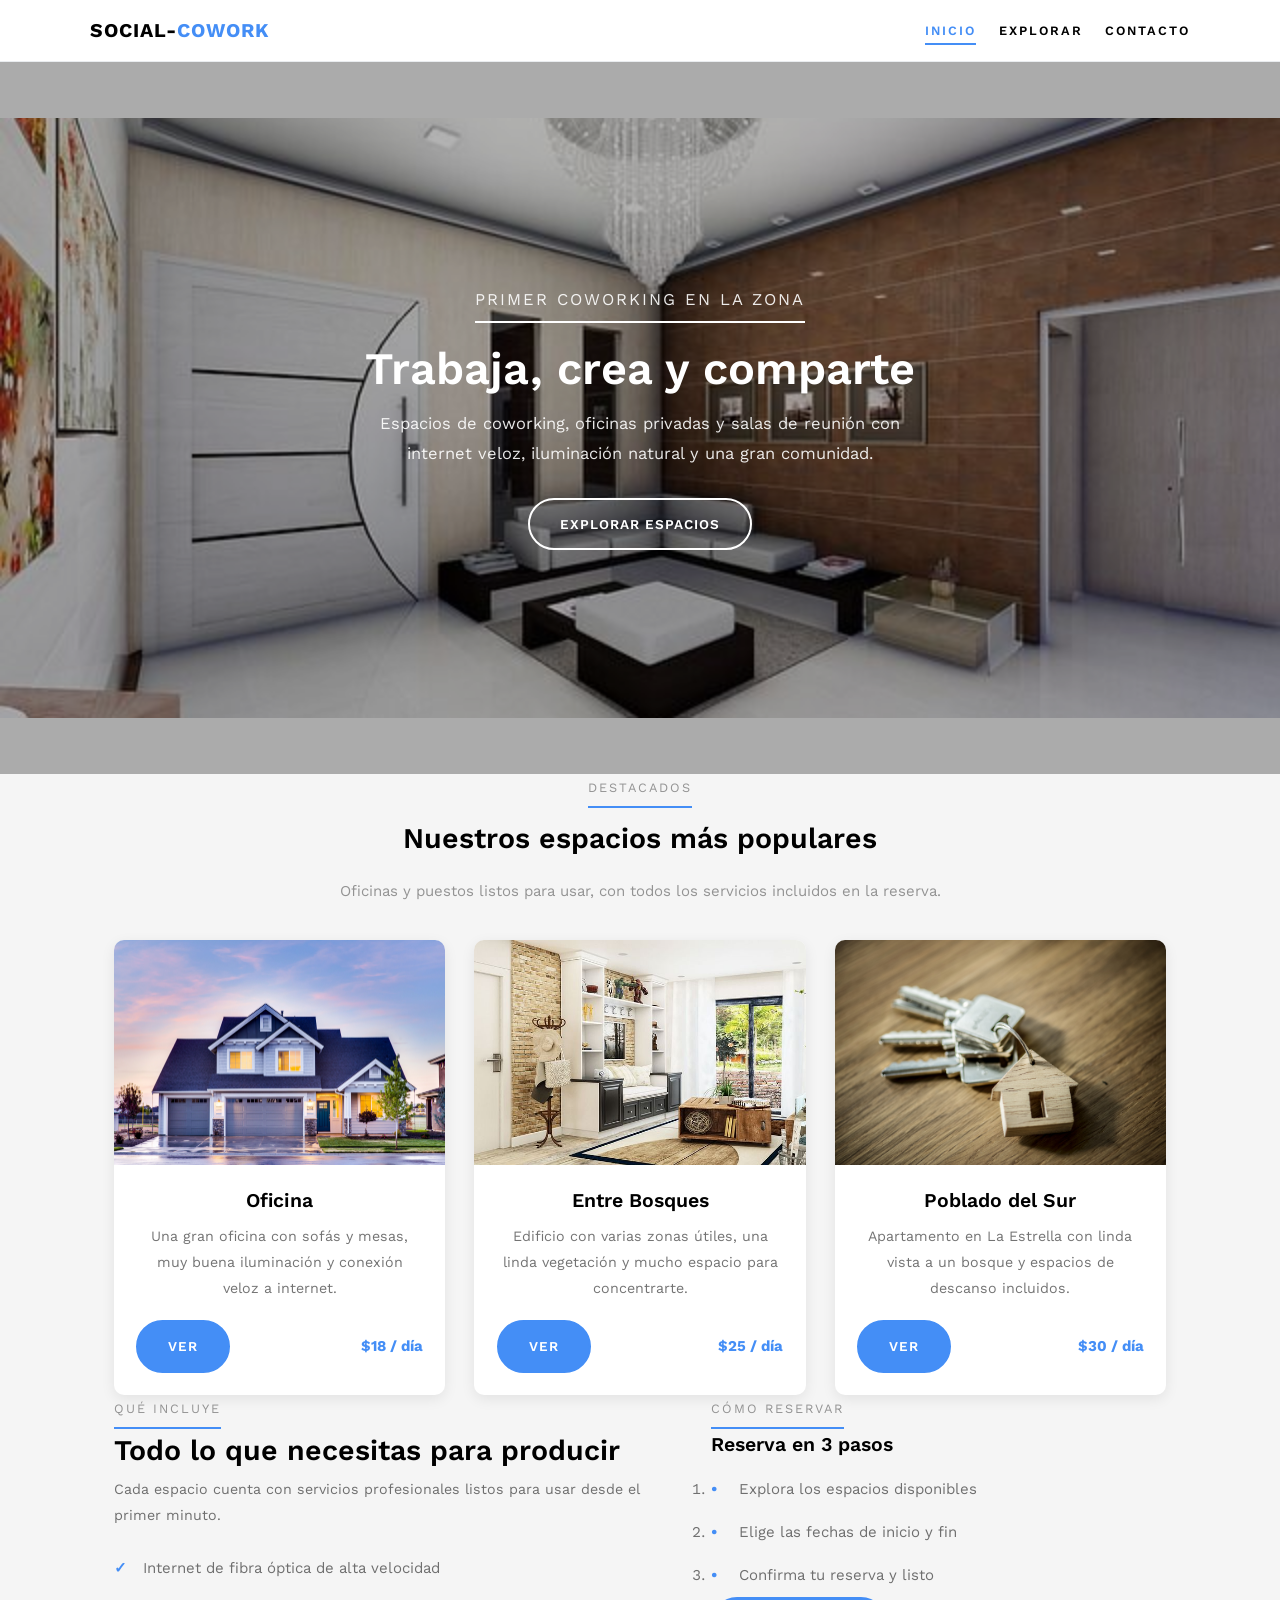
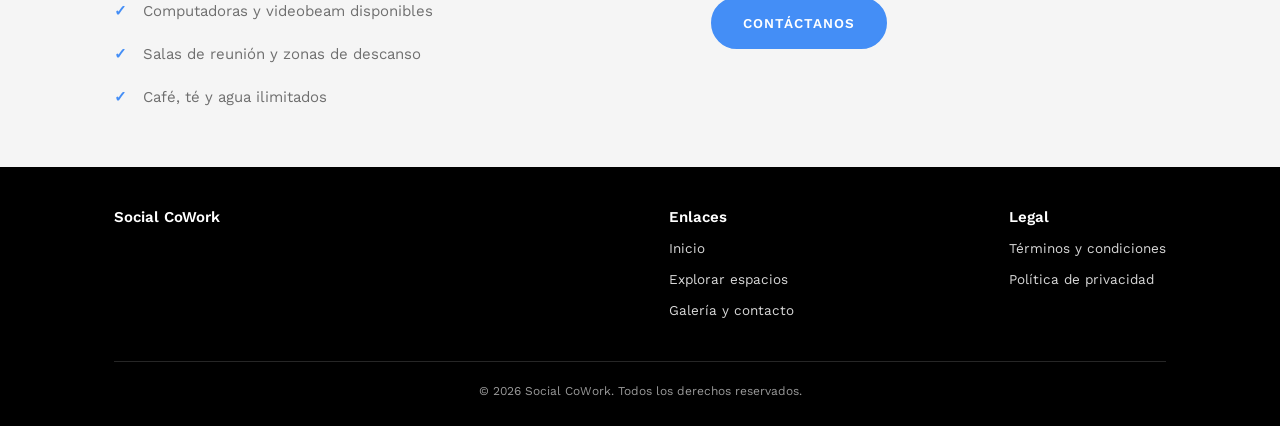
<file: index.html>
<!DOCTYPE html>
<html lang="es">

<head>
  <meta charset="utf-8" />
  <meta name="viewport" content="width=device-width, initial-scale=1" />
  <meta name="description" content="Social CoWork — espacios de coworking, oficinas y salas de reunión para trabajar, crear y compartir." />
  <title>Social CoWork | Inicio</title>
  <link rel="stylesheet" href="css/styles.css" />
</head>

<body id="inicio">
  <header>
    <nav class="contenedor menu" aria-label="Navegación principal">
      <a class="menu-logo" href="index.html">Social-<span>CoWork</span></a>
      <ul class="menu-enlaces">
        <li><a class="enlace-inicio" href="index.html">Inicio</a></li>
        <li><a class="enlace-servicios" href="pagina1.html">Explorar</a></li>
        <li><a class="enlace-galeria" href="pagina2.html">Contacto</a></li>
      </ul>
    </nav>
  </header>

  <main>
    <section class="hero">
      <img src="public/img/fondo3.jpg" alt="Vista de uno de los espacios de trabajo de Social CoWork" />
      <div class="hero-texto">
        <p class="subheading">Primer coworking en la zona</p>
        <h1>Trabaja, crea y comparte</h1>
        <p>Espacios de coworking, oficinas privadas y salas de reunión con internet veloz, iluminación natural y una gran comunidad.</p>
        <a class="boton boton-claro" href="pagina1.html">Explorar espacios</a>
      </div>
    </section>

    <section class="contenedor centro">
      <p class="subheading">Destacados</p>
      <h2>Nuestros espacios más populares</h2>
      <p class="parrafo-seccion">Oficinas y puestos listos para usar, con todos los servicios incluidos en la reserva.</p>

      <div class="tarjetas">
        <article class="card">
          <img class="card-img" src="public/img/casa.jpg" alt="Oficina con sofás, mesas y buena iluminación" />
          <div class="card-cuerpo">
            <h3>Oficina</h3>
            <p class="card-texto">Una gran oficina con sofás y mesas, muy buena iluminación y conexión veloz a internet.</p>
            <div class="card-pie">
              <a class="boton" href="pagina1.html">Ver</a>
              <span class="card-precio">$18 / día</span>
            </div>
          </div>
        </article>

        <article class="card">
          <img class="card-img" src="public/img/home3.jpg" alt="Edificio de trabajo rodeado de vegetación" />
          <div class="card-cuerpo">
            <h3>Entre Bosques</h3>
            <p class="card-texto">Edificio con varias zonas útiles, una linda vegetación y mucho espacio para concentrarte.</p>
            <div class="card-pie">
              <a class="boton" href="pagina1.html">Ver</a>
              <span class="card-precio">$25 / día</span>
            </div>
          </div>
        </article>

        <article class="card">
          <img class="card-img" src="public/img/fondo2.jpg" alt="Apartamento de coworking con vista al bosque" />
          <div class="card-cuerpo">
            <h3>Poblado del Sur</h3>
            <p class="card-texto">Apartamento en La Estrella con linda vista a un bosque y espacios de descanso incluidos.</p>
            <div class="card-pie">
              <a class="boton" href="pagina1.html">Ver</a>
              <span class="card-precio">$30 / día</span>
            </div>
          </div>
        </article>
      </div>
    </section>

    <section class="contenedor dos-columnas">
      <div>
        <p class="subheading">Qué incluye</p>
        <h2>Todo lo que necesitas para producir</h2>
        <p class="card-texto">Cada espacio cuenta con servicios profesionales listos para usar desde el primer minuto.</p>
        <ul class="servicios-lista">
          <li>Internet de fibra óptica de alta velocidad</li>
          <li>Computadoras y videobeam disponibles</li>
          <li>Salas de reunión y zonas de descanso</li>
          <li>Café, té y agua ilimitados</li>
        </ul>
      </div>
      <div>
        <p class="subheading">Cómo reservar</p>
        <h3>Reserva en 3 pasos</h3>
        <ol class="info-lista">
          <li>Explora los espacios disponibles</li>
          <li>Elige las fechas de inicio y fin</li>
          <li>Confirma tu reserva y listo</li>
        </ol>
        <a class="boton" href="pagina2.html">Contáctanos</a>
      </div>
    </section>

  </main>

  <footer>
    <div class="contenedor">
      <div class="pie">
        <div>
          <h4>Social CoWork</h4>
          <p class="card-texto">Espacios para personas que piensan en grande.</p>
        </div>
        <div>
          <h4>Enlaces</h4>
          <ul class="pie-enlaces">
            <li><a href="index.html">Inicio</a></li>
            <li><a href="pagina1.html">Explorar espacios</a></li>
            <li><a href="pagina2.html">Galería y contacto</a></li>
          </ul>
        </div>
        <div>
          <h4>Legal</h4>
          <ul class="pie-enlaces">
            <li><a href="pagina2.html">Términos y condiciones</a></li>
            <li><a href="pagina2.html">Política de privacidad</a></li>
          </ul>
        </div>
      </div>
      <p class="pie-legal">&copy; 2026 Social CoWork. Todos los derechos reservados.</p>
    </div>
  </footer>

</body>

</html>
</file>
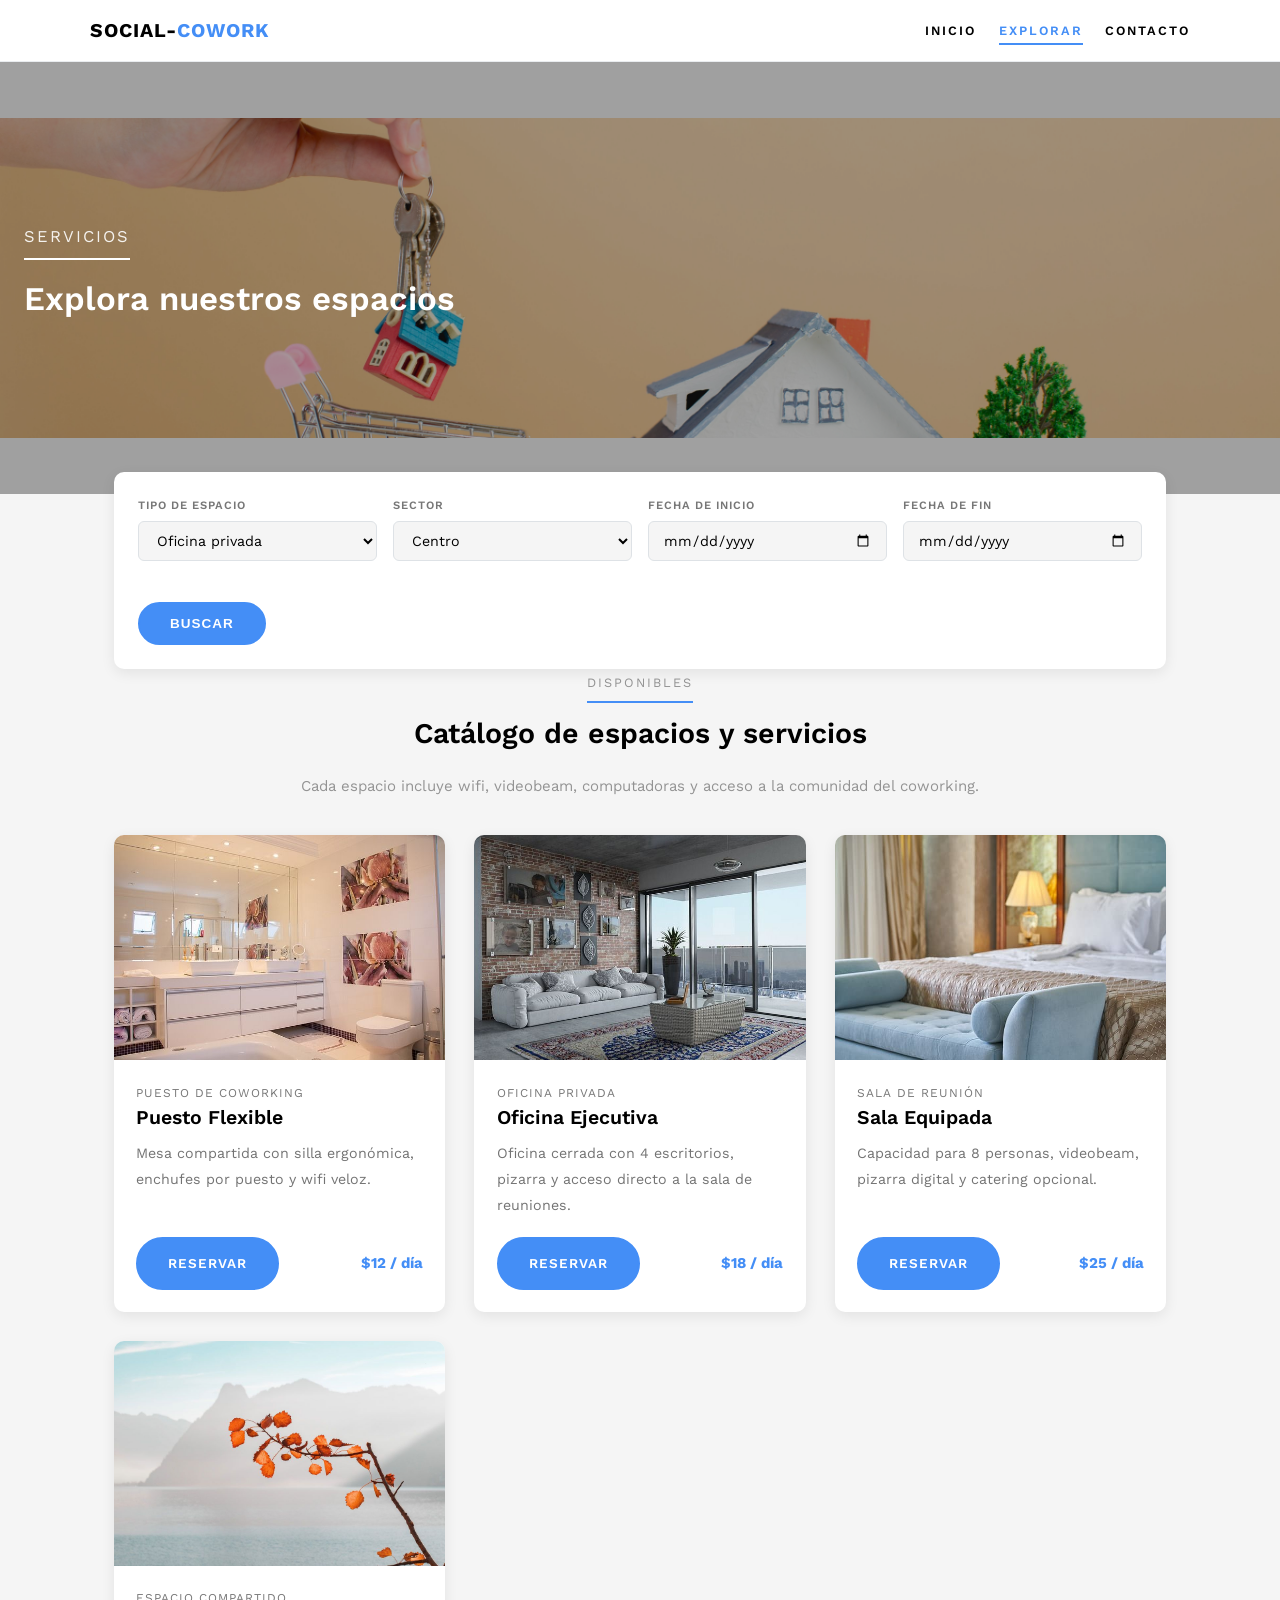
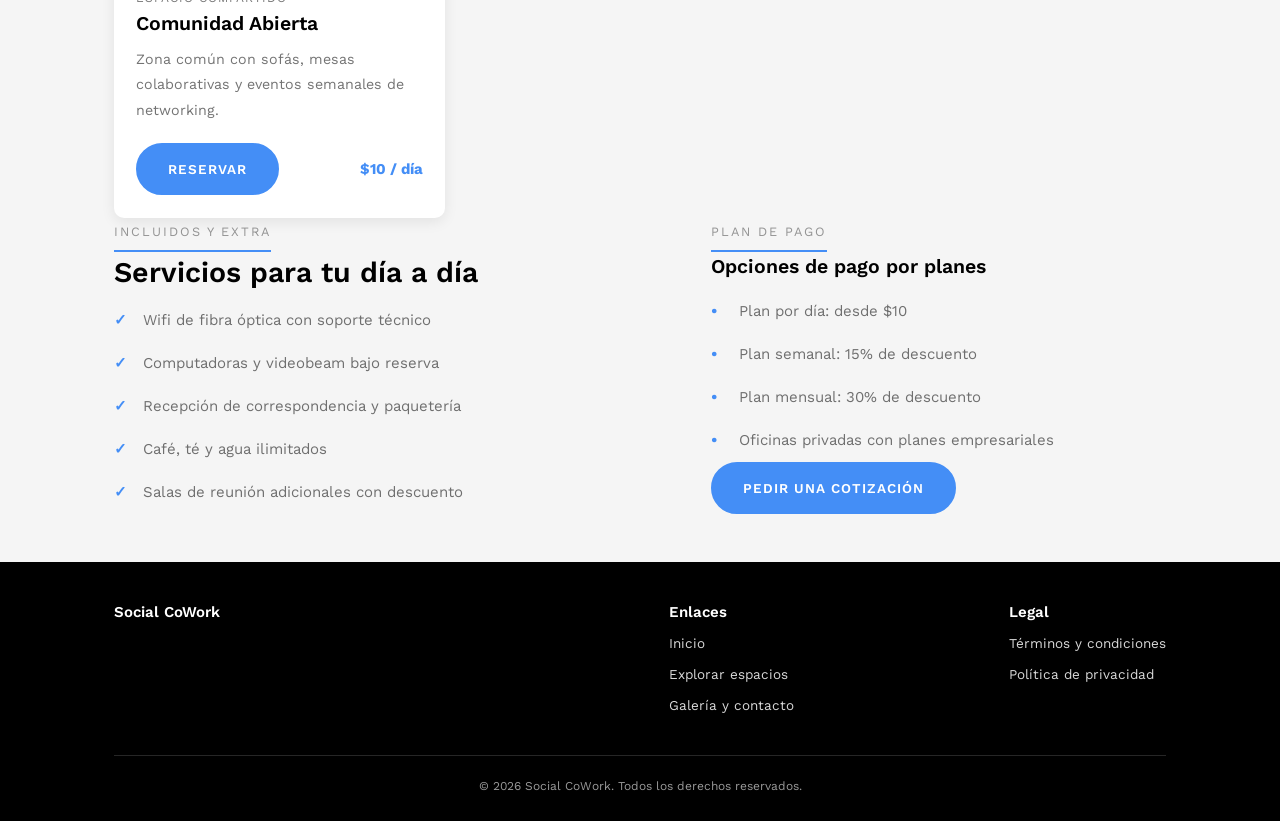
<file: pagina1.html>
<!DOCTYPE html>
<html lang="es">

<head>
  <meta charset="utf-8" />
  <meta name="viewport" content="width=device-width, initial-scale=1" />
  <meta name="description" content="Servicios y espacios disponibles de Social CoWork: oficinas, salas de reunión y puestos de coworking." />
  <title>Social CoWork | Servicios y espacios</title>
  <link rel="stylesheet" href="css/styles.css" />
</head>

<body id="servicios">

  <header>
    <nav class="contenedor menu" aria-label="Navegación principal">
      <a class="menu-logo" href="index.html">Social-<span>CoWork</span></a>
      <ul class="menu-enlaces">
        <li><a class="enlace-inicio" href="index.html">Inicio</a></li>
        <li><a class="enlace-servicios" href="pagina1.html">Explorar</a></li>
        <li><a class="enlace-galeria" href="pagina2.html">Contacto</a></li>
      </ul>
    </nav>
  </header>

  <main>

    <section class="hero-pequeno">
      <img src="public/img/fondo1.jpg" alt="Interior iluminado de un espacio de coworking" />
      <div class="hero-texto">
        <p class="subheading">Servicios</p>
        <h1>Explora nuestros espacios</h1>
      </div>
    </section>

    <div class="contenedor">
      <form class="filtros" action="pagina1.html" method="get" aria-label="Filtros de búsqueda">
        <div class="campo">
          <label for="tipo">Tipo de espacio</label>
          <select id="tipo" name="tipo">
            <option>Oficina privada</option>
            <option>Puesto de coworking</option>
            <option>Sala de reunión</option>
          </select>
        </div>
        <div class="campo">
          <label for="sector">Sector</label>
          <select id="sector" name="sector">
            <option>Centro</option>
            <option>Poblado del Sur</option>
            <option>Entre Bosques</option>
          </select>
        </div>
        <div class="campo">
          <label for="inicio">Fecha de inicio</label>
          <input type="date" id="inicio" name="inicio" />
        </div>
        <div class="campo">
          <label for="fin">Fecha de fin</label>
          <input type="date" id="fin" name="fin" />
        </div>
        <div class="campo">
          <label>&nbsp;</label>
          <button class="boton" type="submit">Buscar</button>
        </div>
      </form>
    </div>

    <section class="contenedor">
      <div class="centro">
        <p class="subheading">Disponibles</p>
        <h2>Catálogo de espacios y servicios</h2>
        <p class="parrafo-seccion">Cada espacio incluye wifi, videobeam, computadoras y acceso a la comunidad del coworking.</p>
      </div>

      <div class="tarjetas">
        <article class="card">
          <img class="card-img" src="public/img/home1.jpg" alt="Puesto de coworking abierto y luminoso" />
          <div class="card-cuerpo">
            <p class="card-llave">Puesto de coworking</p>
            <h3>Puesto Flexible</h3>
            <p class="card-texto">Mesa compartida con silla ergonómica, enchufes por puesto y wifi veloz.</p>
            <div class="card-pie">
              <a class="boton" href="pagina2.html">Reservar</a>
              <span class="card-precio">$12 / día</span>
            </div>
          </div>
        </article>

        <article class="card">
          <img class="card-img" src="public/img/home2.jpg" alt="Oficina privada con escritorios individuales" />
          <div class="card-cuerpo">
            <p class="card-llave">Oficina privada</p>
            <h3>Oficina Ejecutiva</h3>
            <p class="card-texto">Oficina cerrada con 4 escritorios, pizarra y acceso directo a la sala de reuniones.</p>
            <div class="card-pie">
              <a class="boton" href="pagina2.html">Reservar</a>
              <span class="card-precio">$18 / día</span>
            </div>
          </div>
        </article>

        <article class="card">
          <img class="card-img" src="public/img/principal.jpg" alt="Sala de reuniones con pantalla y mesa central" />
          <div class="card-cuerpo">
            <p class="card-llave">Sala de reunión</p>
            <h3>Sala Equipada</h3>
            <p class="card-texto">Capacidad para 8 personas, videobeam, pizarra digital y catering opcional.</p>
            <div class="card-pie">
              <a class="boton" href="pagina2.html">Reservar</a>
              <span class="card-precio">$25 / día</span>
            </div>
          </div>
        </article>

        <article class="card">
          <img class="card-img" src="public/img/bg_1.jpg" alt="Espacio amplio de trabajo en comunidad" />
          <div class="card-cuerpo">
            <p class="card-llave">Espacio compartido</p>
            <h3>Comunidad Abierta</h3>
            <p class="card-texto">Zona común con sofás, mesas colaborativas y eventos semanales de networking.</p>
            <div class="card-pie">
              <a class="boton" href="pagina2.html">Reservar</a>
              <span class="card-precio">$10 / día</span>
            </div>
          </div>
        </article>
      </div>
    </section>

    <section class="contenedor dos-columnas">
      <div>
        <p class="subheading">Incluidos y extra</p>
        <h2>Servicios para tu día a día</h2>
        <ul class="servicios-lista">
          <li>Wifi de fibra óptica con soporte técnico</li>
          <li>Computadoras y videobeam bajo reserva</li>
          <li>Recepción de correspondencia y paquetería</li>
          <li>Café, té y agua ilimitados</li>
          <li>Salas de reunión adicionales con descuento</li>
        </ul>
      </div>
      <div>
        <p class="subheading">Plan de pago</p>
        <h3>Opciones de pago por planes</h3>
        <ul class="info-lista">
          <li>Plan por día: desde $10</li>
          <li>Plan semanal: 15% de descuento</li>
          <li>Plan mensual: 30% de descuento</li>
          <li>Oficinas privadas con planes empresariales</li>
        </ul>
        <a class="boton" href="pagina2.html">Pedir una cotización</a>
      </div>
    </section>

  </main>

  <footer>
    <div class="contenedor">
      <div class="pie">
        <div>
          <h4>Social CoWork</h4>
          <p class="card-texto">Espacios para personas que piensan en grande.</p>
        </div>
        <div>
          <h4>Enlaces</h4>
          <ul class="pie-enlaces">
            <li><a href="index.html">Inicio</a></li>
            <li><a href="pagina1.html">Explorar espacios</a></li>
            <li><a href="pagina2.html">Galería y contacto</a></li>
          </ul>
        </div>
        <div>
          <h4>Legal</h4>
          <ul class="pie-enlaces">
            <li><a href="pagina2.html">Términos y condiciones</a></li>
            <li><a href="pagina2.html">Política de privacidad</a></li>
          </ul>
        </div>
      </div>
      <p class="pie-legal">&copy; 2026 Social CoWork. Todos los derechos reservados.</p>
    </div>
  </footer>

</body>

</html>
</file>
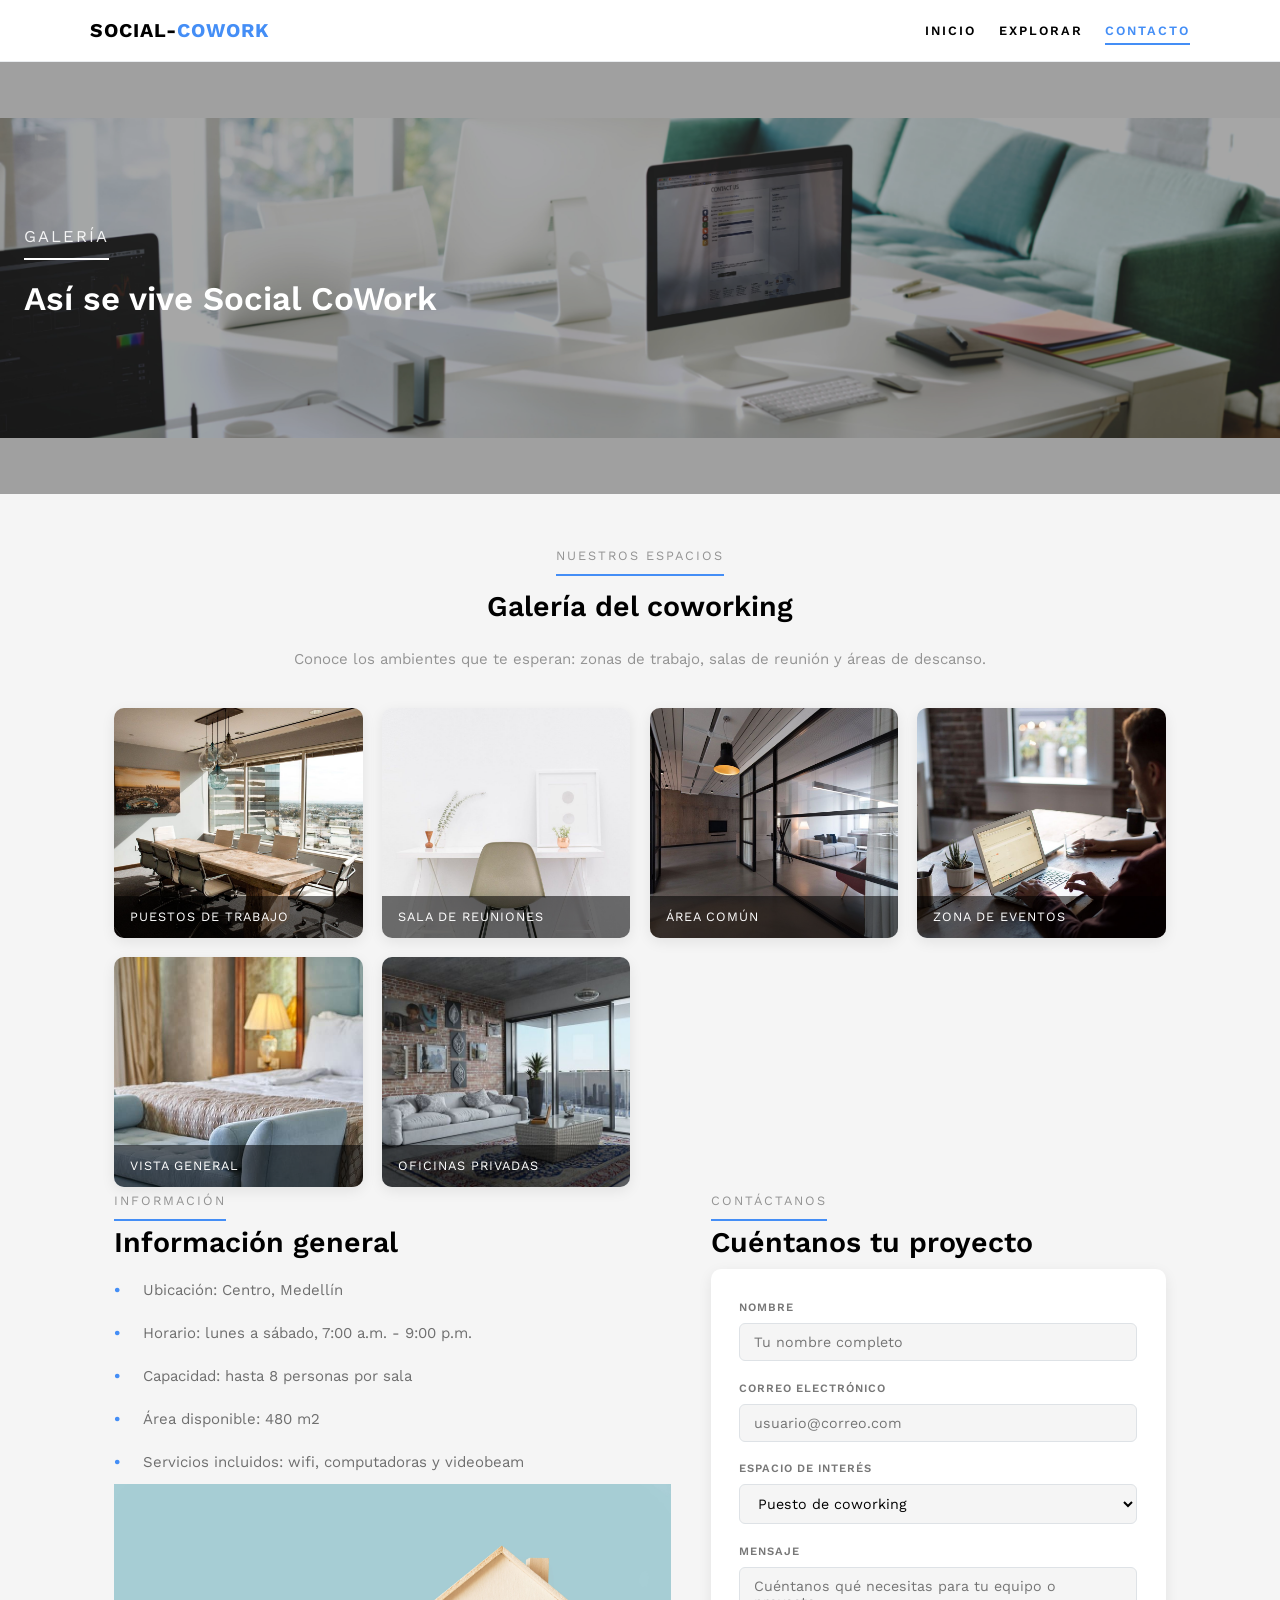
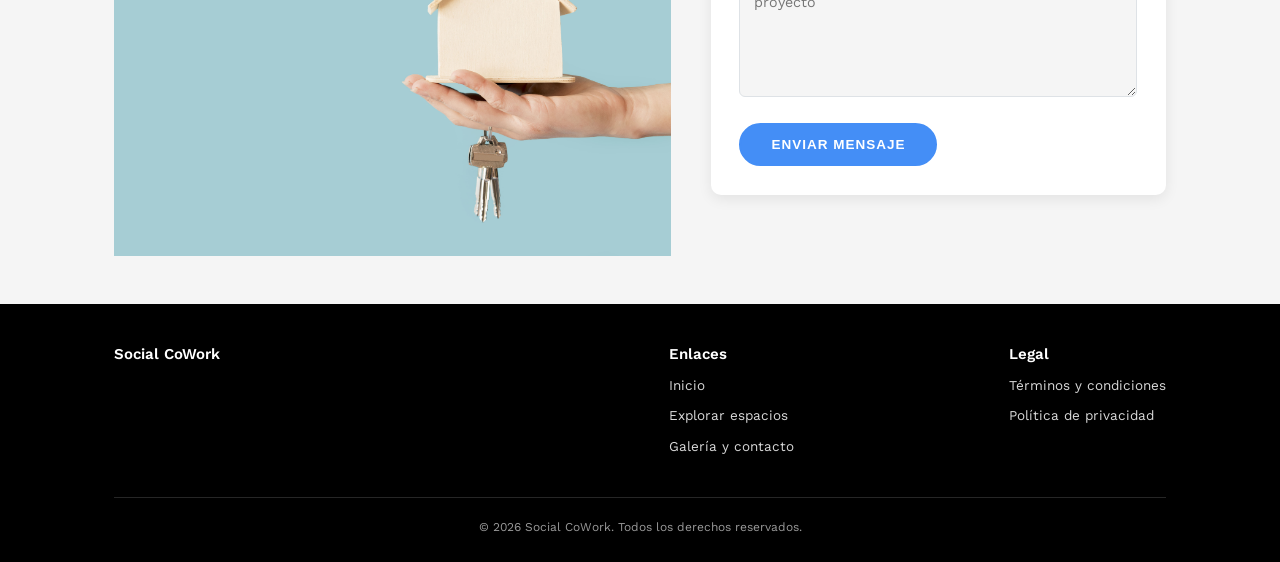
<file: pagina2.html>
<!DOCTYPE html>
<html lang="es">

<head>
  <meta charset="utf-8" />
  <meta name="viewport" content="width=device-width, initial-scale=1" />
  <meta name="description" content="Galería de espacios y contacto de Social CoWork: reserva tu espacio favorito o escribenos." />
  <title>Social CoWork | Galería y contacto</title>
  <link rel="stylesheet" href="css/styles.css" />
</head>

<body id="galeria">

  <header>
    <nav class="contenedor menu" aria-label="Navegación principal">
      <a class="menu-logo" href="index.html">Social-<span>CoWork</span></a>
      <ul class="menu-enlaces">
        <li><a class="enlace-inicio" href="index.html">Inicio</a></li>
        <li><a class="enlace-servicios" href="pagina1.html">Explorar</a></li>
        <li><a class="enlace-galeria" href="pagina2.html">Contacto</a></li>
      </ul>
    </nav>
  </header>

  <main>

    <section class="hero-pequeno">
      <img src="public/img/fondo.jpg" alt="Salón principal de coworking con zonas de trabajo compartido" />
      <div class="hero-texto">
        <p class="subheading">Galería</p>
        <h1>Así se vive Social CoWork</h1>
      </div>
    </section>

    <section class="contenedor">
      <div class="centro">
        <p class="subheading">Nuestros espacios</p>
        <h2>Galería del coworking</h2>
        <p class="parrafo-seccion">Conoce los ambientes que te esperan: zonas de trabajo, salas de reunión y áreas de descanso.</p>
      </div>

      <div class="galeria">
        <figure>
          <img src="public/img/work-1.jpg" alt="Zona de escritorios individuales" />
          <figcaption>Puestos de trabajo</figcaption>
        </figure>
        <figure>
          <img src="public/img/work-2.jpg" alt="Sala de reuniones equipada" />
          <figcaption>Sala de reuniones</figcaption>
        </figure>
        <figure>
          <img src="public/img/work-3.jpg" alt="Área común con mesas colaborativas" />
          <figcaption>Área común</figcaption>
        </figure>
        <figure>
          <img src="public/img/work-4.jpg" alt="Salón amplio listo para eventos" />
          <figcaption>Zona de eventos</figcaption>
        </figure>
        <figure>
          <img src="public/img/principal.jpg" alt="Vista general del coworking" />
          <figcaption>Vista general</figcaption>
        </figure>
        <figure>
          <img src="public/img/home2.jpg" alt="Oficina privada con escritorios" />
          <figcaption>Oficinas privadas</figcaption>
        </figure>
      </div>
    </section>

    <section class="contenedor dos-columnas">
      <div>
        <p class="subheading">Información</p>
        <h2>Información general</h2>
        <ul class="info-lista">
          <li>Ubicación: Centro, Medellín</li>
          <li>Horario: lunes a sábado, 7:00 a.m. - 9:00 p.m.</li>
          <li>Capacidad: hasta 8 personas por sala</li>
          <li>Área disponible: 480 m2</li>
          <li>Servicios incluidos: wifi, computadoras y videobeam</li>
        </ul>
        <img src="public/img/Registro.jpg" alt="Recepción estilo coworking de Social CoWork" />
      </div>

      <div>
        <p class="subheading">Contáctanos</p>
        <h2>Cuéntanos tu proyecto</h2>
        <form class="formulario" action="pagina2.html" method="post" aria-label="Formulario de contacto">
          <div class="campo">
            <label for="nombre">Nombre</label>
            <input type="text" id="nombre" name="nombre" placeholder="Tu nombre completo" required />
          </div>
          <div class="campo">
            <label for="email">Correo electrónico</label>
            <input type="email" id="email" name="email" placeholder="usuario@correo.com" required />
          </div>
          <div class="campo">
            <label for="espacio">Espacio de interés</label>
            <select id="espacio" name="espacio">
              <option>Puesto de coworking</option>
              <option>Oficina privada</option>
              <option>Sala de reunión</option>
              <option>Plan empresarial</option>
            </select>
          </div>
          <div class="campo">
            <label for="mensaje">Mensaje</label>
            <textarea id="mensaje" name="mensaje" placeholder="Cuéntanos qué necesitas para tu equipo o proyecto" required></textarea>
          </div>
          <button class="boton" type="submit">Enviar mensaje</button>
        </form>
      </div>
    </section>

  </main>

  <footer>
    <div class="contenedor">
      <div class="pie">
        <div>
          <h4>Social CoWork</h4>
          <p class="card-texto">Espacios para personas que piensan en grande.</p>
        </div>
        <div>
          <h4>Enlaces</h4>
          <ul class="pie-enlaces">
            <li><a href="index.html">Inicio</a></li>
            <li><a href="pagina1.html">Explorar espacios</a></li>
            <li><a href="pagina2.html">Galería y contacto</a></li>
          </ul>
        </div>
        <div>
          <h4>Legal</h4>
          <ul class="pie-enlaces">
            <li><a href="pagina2.html">Términos y condiciones</a></li>
            <li><a href="pagina2.html">Política de privacidad</a></li>
          </ul>
        </div>
      </div>
      <p class="pie-legal">&copy; 2026 Social CoWork. Todos los derechos reservados.</p>
    </div>
  </footer>

</body>

</html>
</file>
<file: css/styles.css>
@import url('https://fonts.googleapis.com/css2?family=Work+Sans:wght@300;400;500;600;700&display=swap');

:root {
  --azul: #448ef6;
  --azul-oscuro: #4e73df;
  --fondo: #f5f5f5;
  --negro: #000000;
  --blanco: #ffffff;
  --texto: rgba(0, 0, 0, 0.55);
  --texto-suave: rgba(0, 0, 0, 0.4);
  --gris: #777777;
  --sombra: 0 4px 14px rgba(0, 0, 0, 0.08);
}

* {
  margin: 0;
  padding: 0;
  box-sizing: border-box;
}

html {
  scroll-behavior: smooth;
}

body {
  font-family: 'Work Sans', sans-serif;
  font-size: 15px;
  font-weight: 400;
  line-height: 1.8;
  color: var(--texto-suave);
  background-color: var(--fondo);
}

img {
  max-width: 100%;
  display: block;
}

a {
  color: var(--azul);
  text-decoration: none;
}

a:hover {
  color: var(--azul-oscuro);
}

ul {
  list-style: none;
}

.contenedor {
  width: 100%;
  max-width: 1100px;
  margin: 0 auto;
  padding: 0 1.5rem;
}

header {
  background-color: var(--blanco);
  border-bottom: 1px solid #e9ecef;
  position: sticky;
  top: 0;
  z-index: 10;
}

.menu {
  display: flex;
  align-items: center;
  justify-content: space-between;
  flex-wrap: wrap;
  padding: 0.8rem 0;
}

.menu-logo {
  font-size: 1.3em;
  font-weight: 700;
  text-transform: uppercase;
  letter-spacing: 1px;
  color: var(--negro);
}

.menu-logo span {
  color: var(--azul);
}

.menu-enlaces {
  display: flex;
  flex-wrap: wrap;
  gap: 1.4rem;
}

.menu-enlaces a {
  font-size: 0.85em;
  font-weight: 600;
  text-transform: uppercase;
  letter-spacing: 2px;
  color: var(--negro);
  padding: 0.3rem 0;
  border-bottom: 2px solid transparent;
}

.menu-enlaces a:hover {
  color: var(--azul);
  border-bottom-color: var(--azul);
}

body#inicio .enlace-inicio,
body#servicios .enlace-servicios,
body#galeria .enlace-galeria {
  color: var(--azul);
  border-bottom-color: var(--azul);
}

/* ---------- Hero ---------- */
.hero {
  position: relative;
  overflow: hidden;
}

.hero img {
  width: 100%;
  height: 600px;
  object-fit: cover;
}

.hero::before {
  content: '';
  position: absolute;
  top: 0;
  left: 0;
  right: 0;
  bottom: 0;
  background: var(--negro);
  opacity: 0.3;
}

.hero-texto {
  position: absolute;
  inset: 0;
  display: flex;
  flex-direction: column;
  justify-content: center;
  align-items: center;
  text-align: center;
  color: var(--blanco);
  padding: 0 1.5rem;
}

.hero-texto h1 {
  font-size: 3em;
  font-weight: 600;
  line-height: 1.1;
  margin-bottom: 1rem;
}

.hero-texto p {
  max-width: 560px;
  font-size: 1.1em;
  color: rgba(255, 255, 255, 0.9);
  margin-bottom: 1.8rem;
}

.hero-texto .subheading {
  color: rgba(255, 255, 255, 0.9);
}

.hero-texto .subheading::after {
  background: var(--blanco);
}

.hero-pequeno {
  position: relative;
  overflow: hidden;
  margin-bottom: 3rem;
}

.hero-pequeno img {
  width: 100%;
  height: 320px;
  object-fit: cover;
}

.hero-pequeno::before {
  content: '';
  position: absolute;
  inset: 0;
  background: var(--negro);
  opacity: 0.35;
}

.hero-pequeno .hero-texto {
  align-items: flex-start;
  text-align: left;
}

.hero-pequeno .hero-texto h1 {
  font-size: 2.2em;
}

section {
  padding: 3.5rem 0;
}

.subheading {
  display: inline-block;
  position: relative;
  margin-bottom: 0.6rem;
  font-size: 0.85em;
  text-transform: uppercase;
  letter-spacing: 2px;
  color: var(--texto-suave);
}

.subheading::after {
  content: '';
  position: absolute;
  left: 0;
  right: 0;
  bottom: -8px;
  height: 2px;
  background: var(--azul);
}

h2, h3, h4 {
  font-family: 'Work Sans', sans-serif;
  color: var(--negro);
  font-weight: 600;
  line-height: 1.4;
}

h2 {
  font-size: 1.9em;
  margin-bottom: 0.4rem;
}

h3 {
  font-size: 1.3em;
  margin-bottom: 0.6rem;
}

h4 {
  font-size: 1.05em;
  margin-bottom: 0.5rem;
}

.centro {
  text-align: center;
}

.centro .subheading {
  margin-bottom: 1.2rem;
}

.parrafo-seccion {
  max-width: 720px;
  margin: 1.2rem auto 2.2rem;
}

.boton {
  display: inline-block;
  padding: 12px 30px;
  border-radius: 30px;
  background: var(--azul);
  color: var(--blanco);
  font-weight: 600;
  font-size: 0.9em;
  text-transform: uppercase;
  letter-spacing: 1px;
  border: 2px solid var(--azul);
  transition: background 0.2s ease, color 0.2s ease;
}

.boton:hover {
  background: var(--azul-oscuro);
  border-color: var(--azul-oscuro);
  color: var(--blanco);
}

.boton-claro {
  background: transparent;
  border-color: var(--blanco);
  color: var(--blanco);
}

.boton-claro:hover {
  background: var(--blanco);
  color: var(--negro);
  border-color: var(--blanco);
}

.tarjetas {
  display: grid;
  grid-template-columns: repeat(auto-fit, minmax(280px, 1fr));
  gap: 1.8rem;
  margin-top: 2rem;
}

.card {
  position: relative;
  background: var(--blanco);
  border-radius: 10px;
  box-shadow: var(--sombra);
  overflow: hidden;
  display: flex;
  flex-direction: column;
}

.card-img {
  height: 225px;
  width: 100%;
  object-fit: cover;
}

.card-cuerpo {
  padding: 1.4rem;
  display: flex;
  flex-direction: column;
  flex-grow: 1;
}

.card-texto {
  font-size: 0.95em;
  color: var(--texto);
  margin-bottom: 1.2rem;
}

.card-pie {
  display: flex;
  justify-content: space-between;
  align-items: center;
  margin-top: auto;
}

.card-precio {
  font-weight: 700;
  color: var(--azul);
}

.card-llave {
  font-size: 0.8em;
  text-transform: uppercase;
  letter-spacing: 1px;
  color: var(--gris);
}

.servicios-lista li,
.info-lista li {
  padding: 0.5rem 0 0.5rem 1.8rem;
  position: relative;
  color: var(--texto);
}

.servicios-lista li::before {
  content: '\2713';
  position: absolute;
  left: 0;
  color: var(--azul);
  font-weight: 700;
}

.info-lista li::before {
  content: '\2022';
  position: absolute;
  left: 0;
  color: var(--azul);
  font-weight: 700;
}

.dos-columnas {
  display: grid;
  grid-template-columns: 1.1fr 0.9fr;
  gap: 2.5rem;
  align-items: start;
}

.filtros {
  display: grid;
  grid-template-columns: repeat(auto-fit, minmax(200px, 1fr));
  gap: 1rem;
  background: var(--blanco);
  border-radius: 10px;
  box-shadow: var(--sombra);
  padding: 1.5rem;
  margin-top: -70px;
  position: relative;
  z-index: 2;
}

.campo label {
  display: block;
  font-size: 0.75em;
  font-weight: 600;
  text-transform: uppercase;
  letter-spacing: 1px;
  color: var(--gris);
  margin-bottom: 0.3rem;
}

.campo input,
.campo select,
.formulario input,
.formulario textarea,
.formulario select {
  width: 100%;
  padding: 10px 14px;
  border: 1px solid #dee2e6;
  border-radius: 6px;
  font-family: 'Work Sans', sans-serif;
  font-size: 0.95em;
  color: var(--negro);
  background: var(--fondo);
}

.campo input:focus,
.formulario input:focus,
.formulario textarea:focus {
  outline: 2px solid var(--azul);
  border-color: transparent;
  background: var(--blanco);
}

.formulario {
  background: var(--blanco);
  border-radius: 10px;
  box-shadow: var(--sombra);
  padding: 1.8rem;
}

.formulario .campo {
  margin-bottom: 1.1rem;
}

.formulario textarea {
  min-height: 130px;
  resize: vertical;
}

.galeria {
  display: grid;
  grid-template-columns: repeat(auto-fit, minmax(240px, 1fr));
  gap: 1.2rem;
}

.galeria figure {
  position: relative;
  overflow: hidden;
  border-radius: 10px;
  box-shadow: var(--sombra);
}

.galeria img {
  width: 100%;
  height: 230px;
  object-fit: cover;
  transition: transform 0.3s ease;
}

.galeria figure:hover img {
  transform: scale(1.05);
}

.galeria figcaption {
  position: absolute;
  left: 0;
  right: 0;
  bottom: 0;
  padding: 0.6rem 1rem;
  background: rgba(0, 0, 0, 0.55);
  color: var(--blanco);
  font-size: 0.85em;
  letter-spacing: 1px;
  text-transform: uppercase;
}

footer {
  background: var(--negro);
  color: rgba(255, 255, 255, 0.6);
  padding: 2.5rem 0 1.5rem;
  margin-top: 3rem;
}

.pie {
  display: flex;
  justify-content: space-between;
  align-items: flex-start;
  flex-wrap: wrap;
  gap: 2rem;
}

.pie h4 {
  color: var(--blanco);
  font-size: 1em;
  font-weight: 600;
}

.pie a {
  color: rgba(255, 255, 255, 0.85);
}

.pie a:hover {
  color: var(--blanco);
}

.pie-enlaces li {
  margin-bottom: 0.4rem;
  font-size: 0.9em;
}

.pie-legal {
  text-align: center;
  font-size: 0.8em;
  border-top: 1px solid rgba(255, 255, 255, 0.15);
  margin-top: 2rem;
  padding-top: 1.2rem;
}

@media (max-width: 768px) {
  .menu {
    flex-direction: column;
    align-items: flex-start;
    gap: 0.8rem;
  }

  .menu-enlaces {
    gap: 1rem;
  }

  .hero-texto h1 {
    font-size: 2em;
  }

  .hero img {
    height: 480px;
  }

  .dos-columnas {
    grid-template-columns: 1fr;
  }

  .filtros {
    margin-top: -40px;
  }
}

@media (max-width: 500px) {
  section {
    padding: 2.5rem 0;
  }

  .hero-texto h1 {
    font-size: 1.6em;
  }

  .hero img {
    height: 400px;
  }

  .hero-pequeno .hero-texto h1 {
    font-size: 1.4em;
  }

  .menu-enlaces {
    width: 100%;
    justify-content: space-between;
  }

  h2 {
    font-size: 1.5em;
  }

  .pie {
    flex-direction: column;
    gap: 1.2rem;
  }
}
</file>
